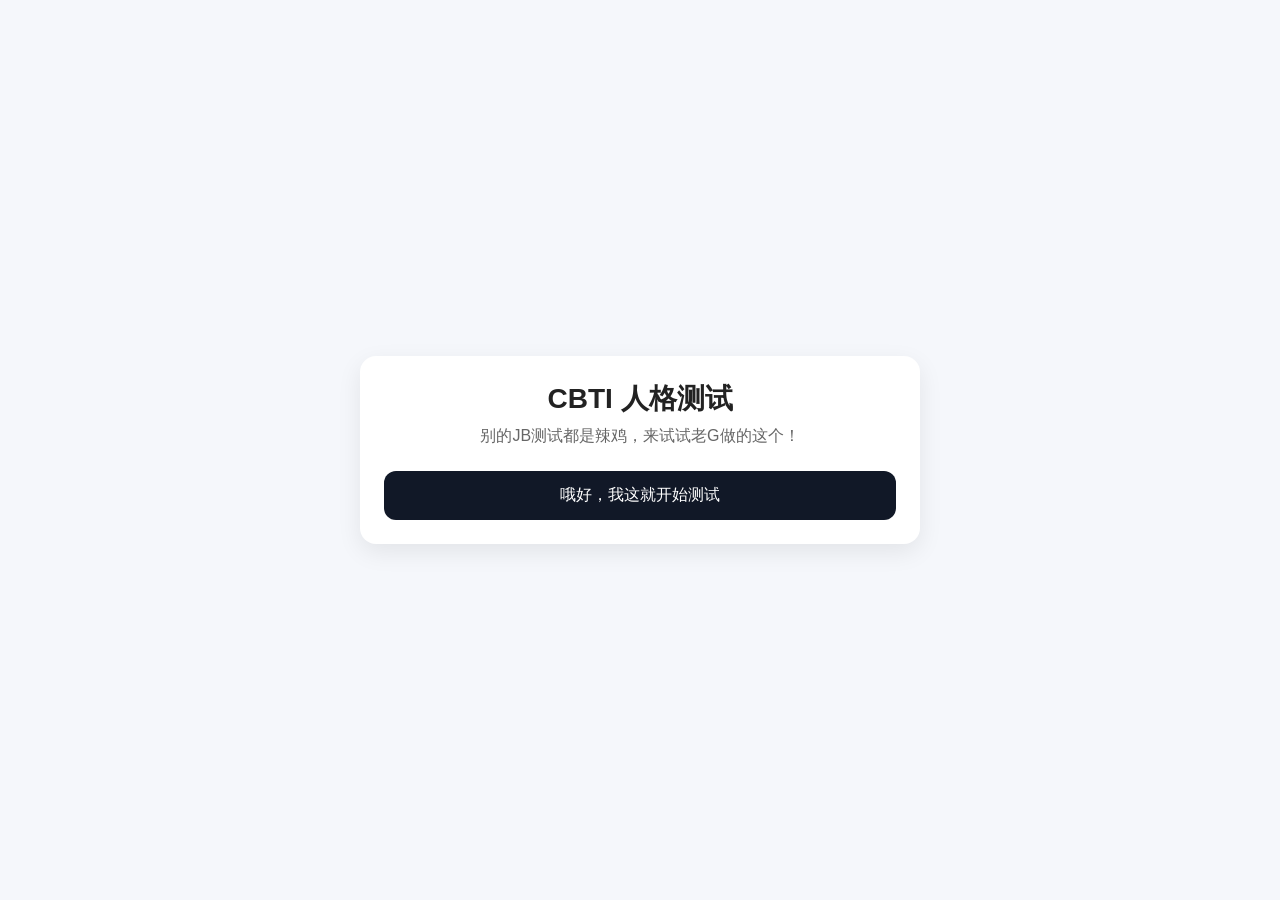
<file: index.html>
<!DOCTYPE html>
<html lang="zh-CN">
<head>
  <meta charset="UTF-8" />
  <meta name="viewport" content="width=device-width, initial-scale=1.0" />
  <title>CBTI 测试</title>
  <link rel="stylesheet" href="style.css" />
</head>
<body>
  <div id="app">
    <div class="container">
      <h1 class="title">CBTI 人格测试</h1>
      <p class="subtitle" id="subtitle">别的JB测试都是辣鸡，来试试老G做的这个！</p>

      <div id="screen">
        <button id="startBtn">哦好，我这就开始测试</button>
      </div>
    </div>
  </div>

  <script src="data.js"></script>
  <script src="app.js"></script>
</body>
</html>
</file>
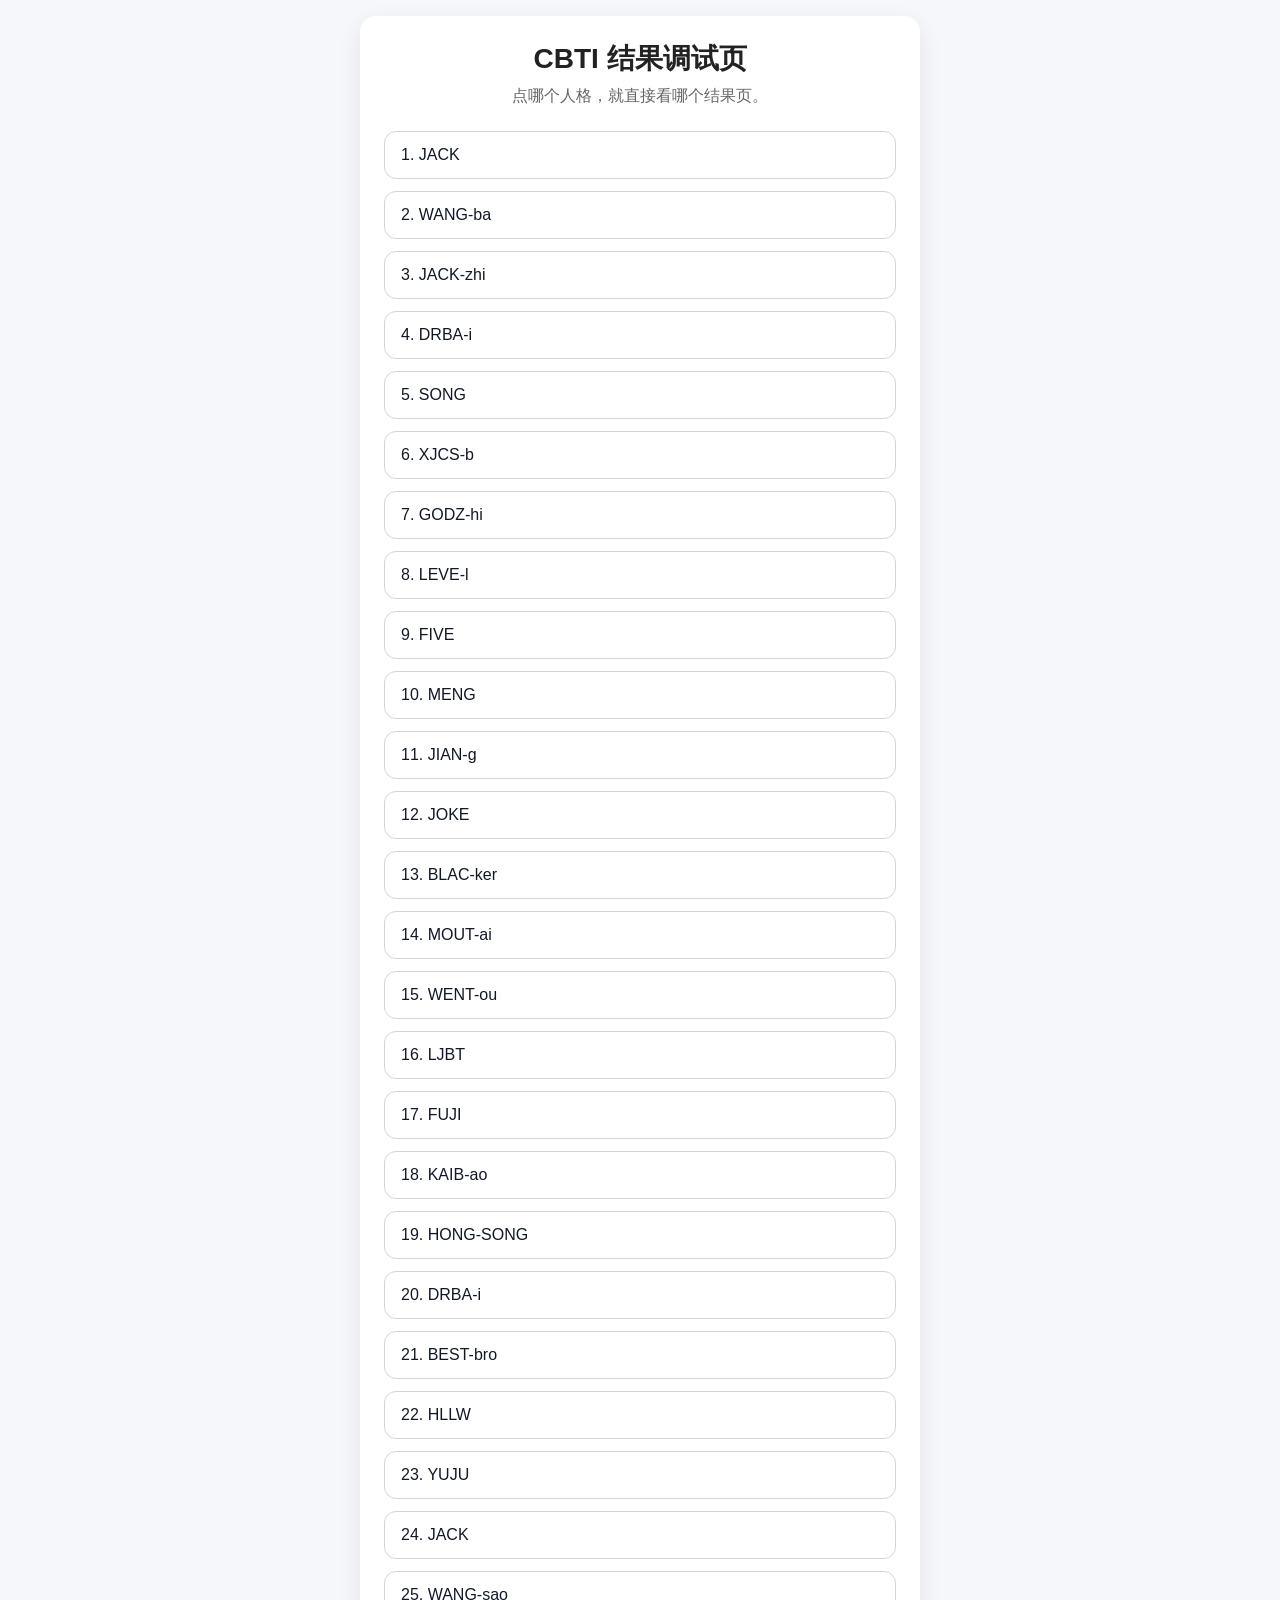
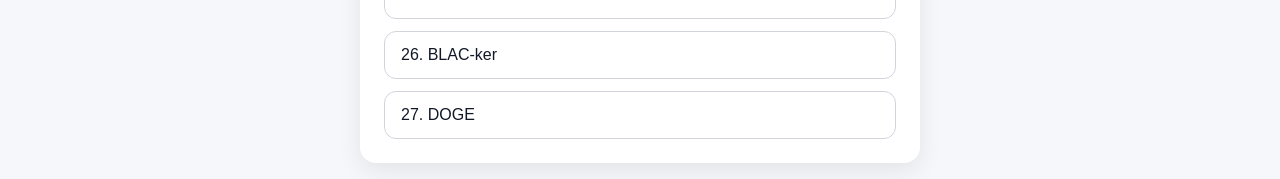
<file: debug.html>
<!DOCTYPE html>
<html lang="zh-CN">
<head>
  <meta charset="UTF-8" />
  <meta name="viewport" content="width=device-width, initial-scale=1.0" />
  <title>CBTI 结果调试页</title>
  <link rel="stylesheet" href="style.css" />
</head>
<body>
  <div id="app">
    <div class="container">
      <h1 class="title">CBTI 结果调试页</h1>
      <p class="subtitle">点哪个人格，就直接看哪个结果页。</p>
      <div id="debugList" class="options"></div>
    </div>
  </div>

  <script src="data.js"></script>
  <script>
    const debugList = document.getElementById("debugList");

    const personaButtons = CBTI_DATA.personas
      .map((persona) => {
        return `
          <button class="option-btn" onclick="location.href='index.html?result=${persona.id}'">
            ${persona.id}. ${persona.name}
          </button>
        `;
      })
      .join("");

    debugList.innerHTML = personaButtons;
  </script>
</body>
</html>
</file>
<file: style.css>
* {
  box-sizing: border-box;
}

body {
  margin: 0;
  font-family: "Microsoft YaHei", "PingFang SC", sans-serif;
  background: #f5f7fb;
  color: #222;
}

#app {
  min-height: 100vh;
  display: flex;
  justify-content: center;
  align-items: center;
  padding: 16px;
}

.container {
  width: 100%;
  max-width: 560px;
  background: white;
  border-radius: 16px;
  padding: 24px;
  box-shadow: 0 8px 24px rgba(0, 0, 0, 0.08);
}

.title {
  margin: 0 0 8px;
  font-size: 28px;
  text-align: center;
}

.subtitle {
  margin: 0 0 24px;
  text-align: center;
  color: #666;
}

#screen {
  display: flex;
  flex-direction: column;
  gap: 12px;
}

button {
  width: 100%;
  border: none;
  border-radius: 12px;
  padding: 14px 16px;
  font-size: 16px;
  cursor: pointer;
  background: #111827;
  color: white;
}

button:hover {
  opacity: 0.92;
}

.progress {
  font-size: 14px;
  color: #666;
  margin-bottom: 12px;
}

.question-title {
  font-size: 22px;
  line-height: 1.5;
  margin: 0 0 20px;
}

.options {
  display: flex;
  flex-direction: column;
  gap: 12px;
}

.option-btn {
  background: #ffffff;
  color: #111827;
  border: 1px solid #d1d5db;
  text-align: left;
}

.option-btn:hover {
  background: #f9fafb;
}

.image-choice {
  display: grid;
  grid-template-columns: 1fr 1fr;
  gap: 12px;
  margin-bottom: 20px;
}

.route-image {
  width: 100%;
  border-radius: 12px;
  border: 1px solid #ddd;
  display: block;
}

.result-image {
  width: 100%;
  max-width: 460px;
  display: block;
  margin: 0 auto 20px;
  border-radius: 12px;
}

.result-text {
  line-height: 1.9;
  white-space: pre-wrap;
  margin-top: 8px;
  font-size: 18px;
}

.retry-hint {
  margin-top: 16px;
  color: #666;
}
.core-text {
  margin: 6px 0 14px;
  font-size: 22px;
  line-height: 1.6;
  text-align: center;
}
</file>
